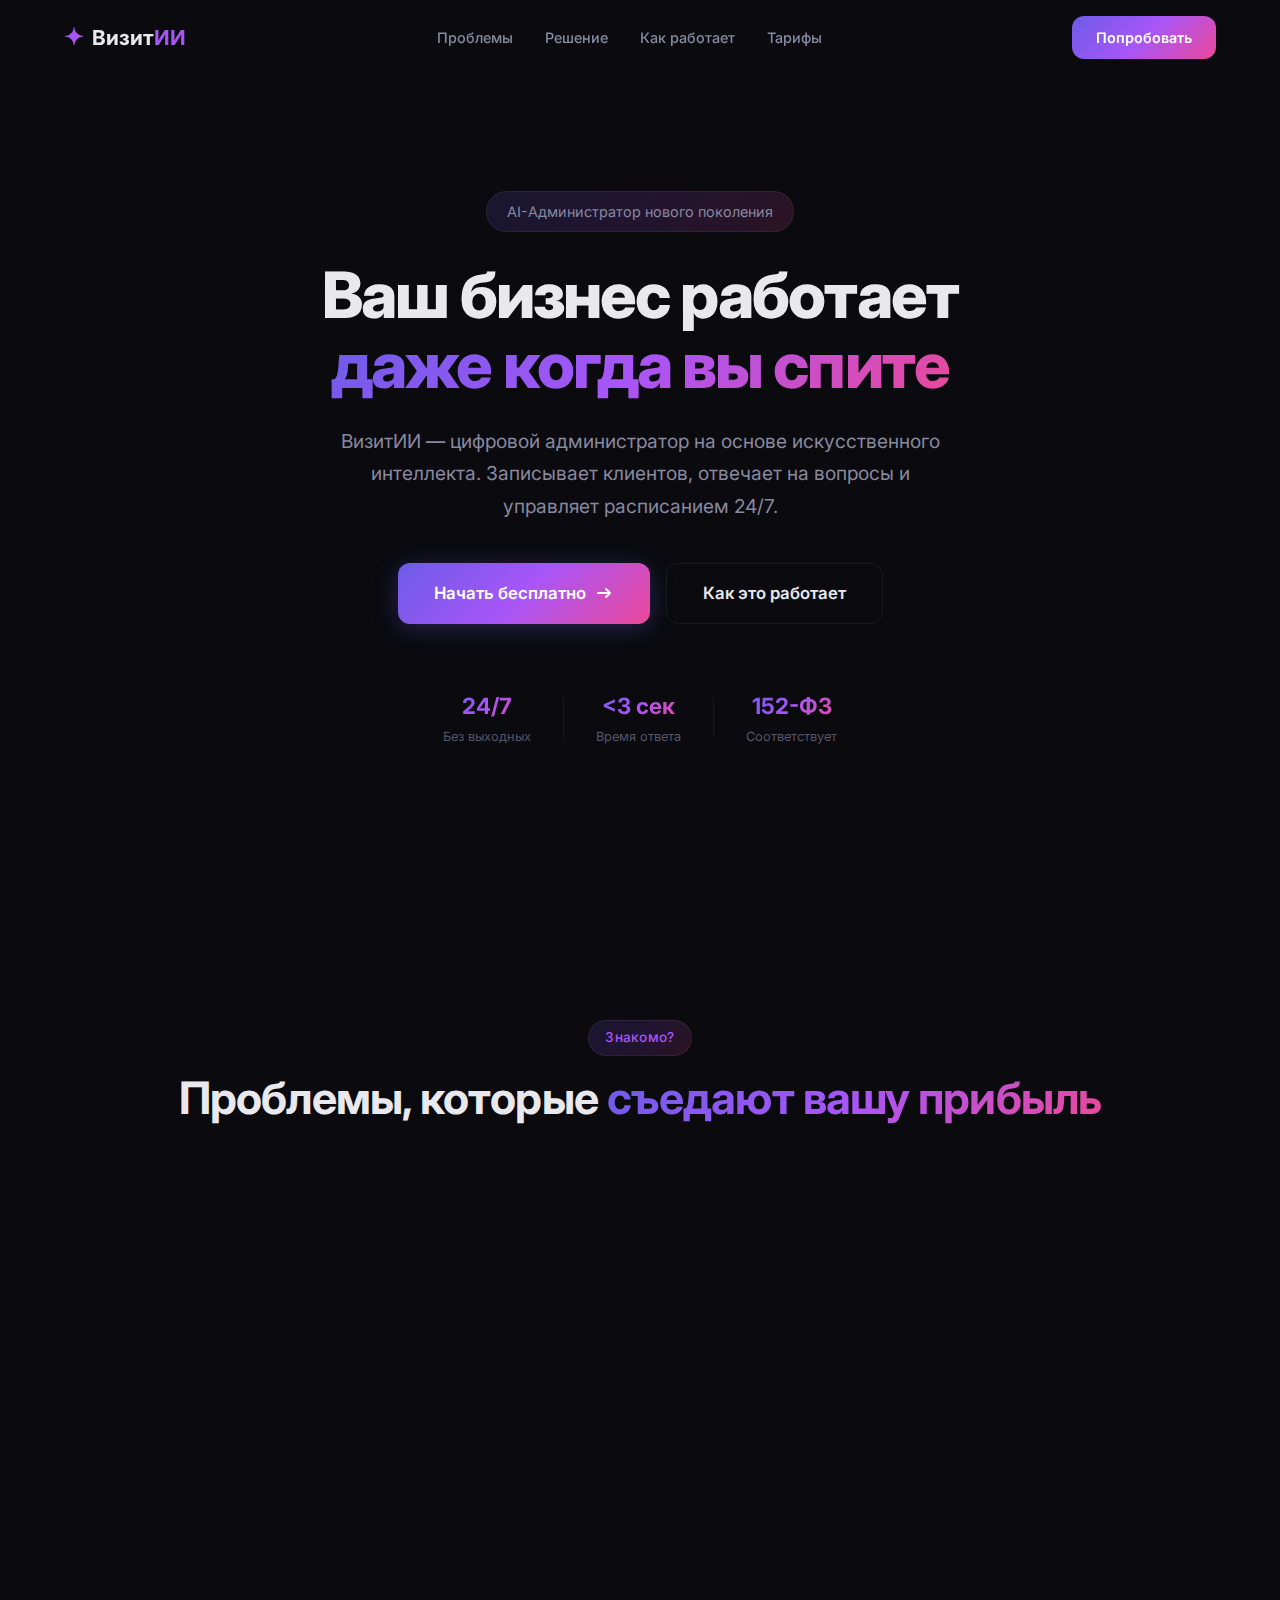
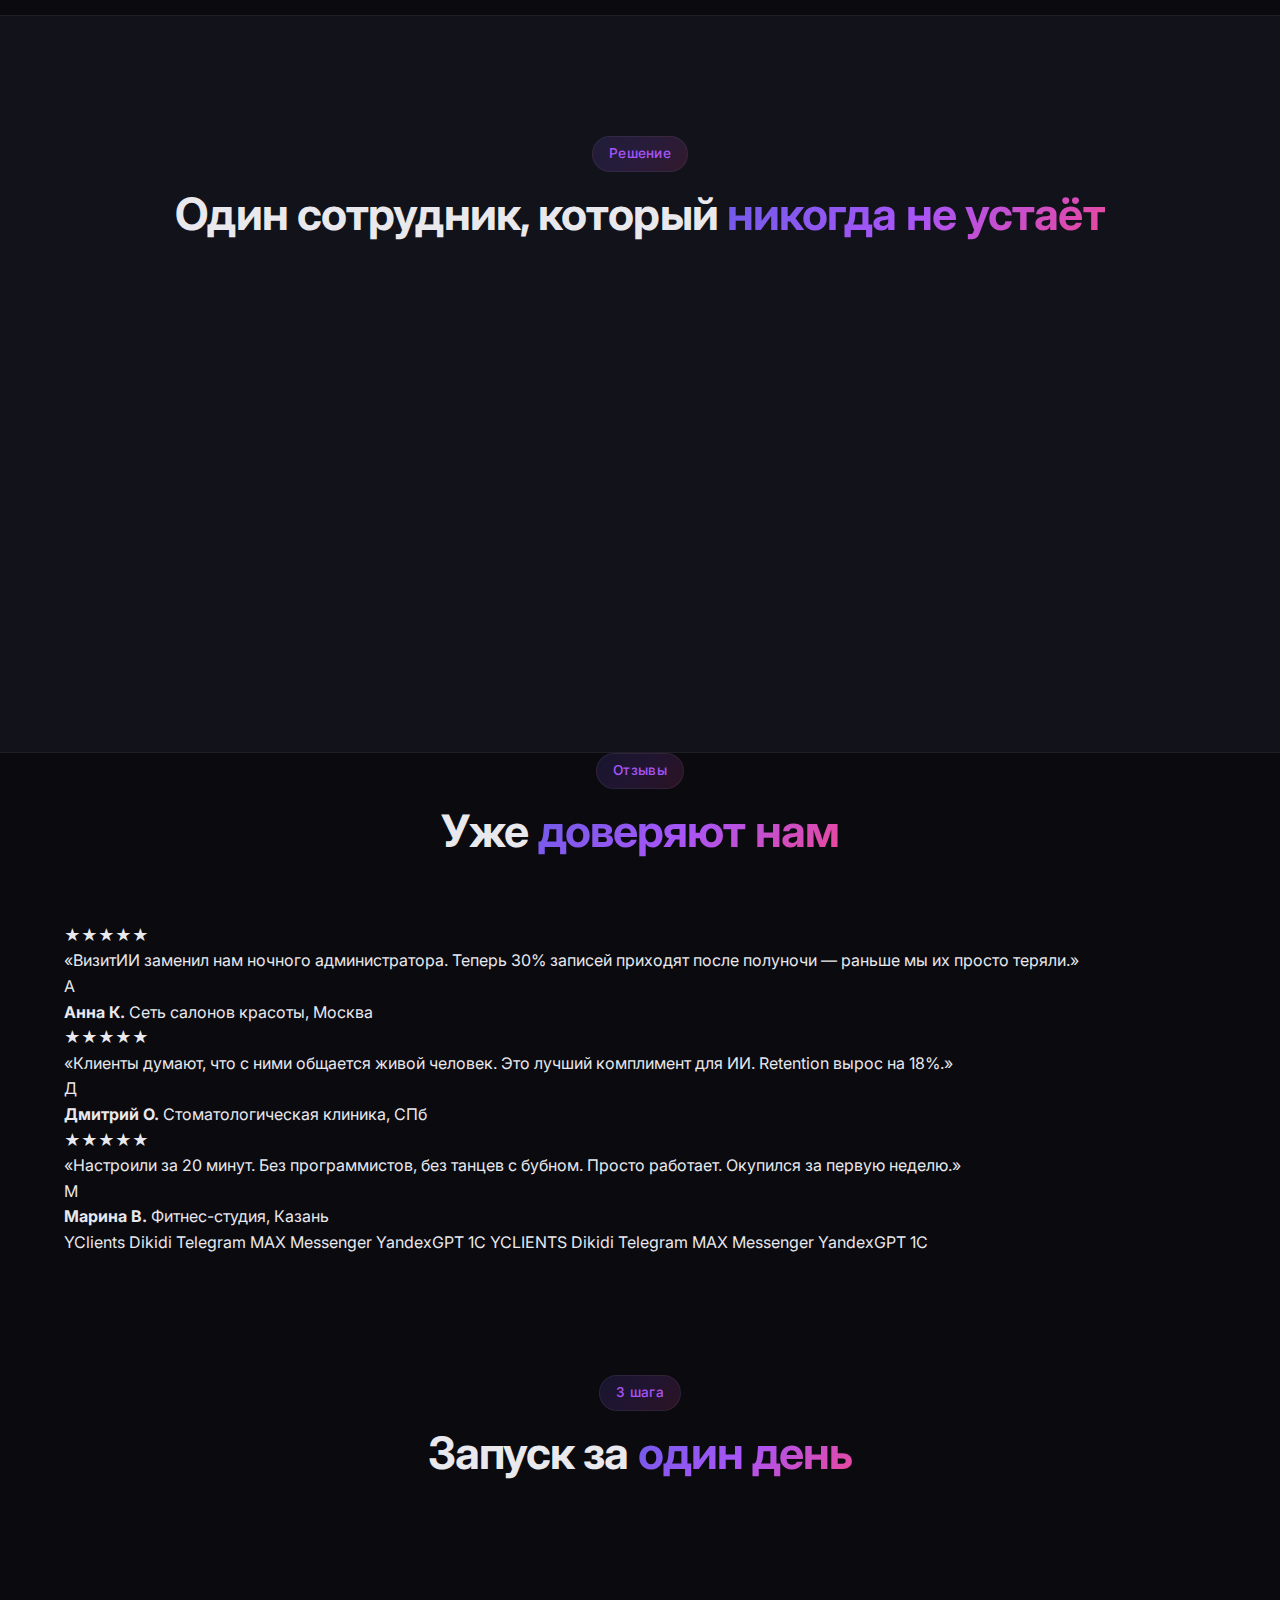
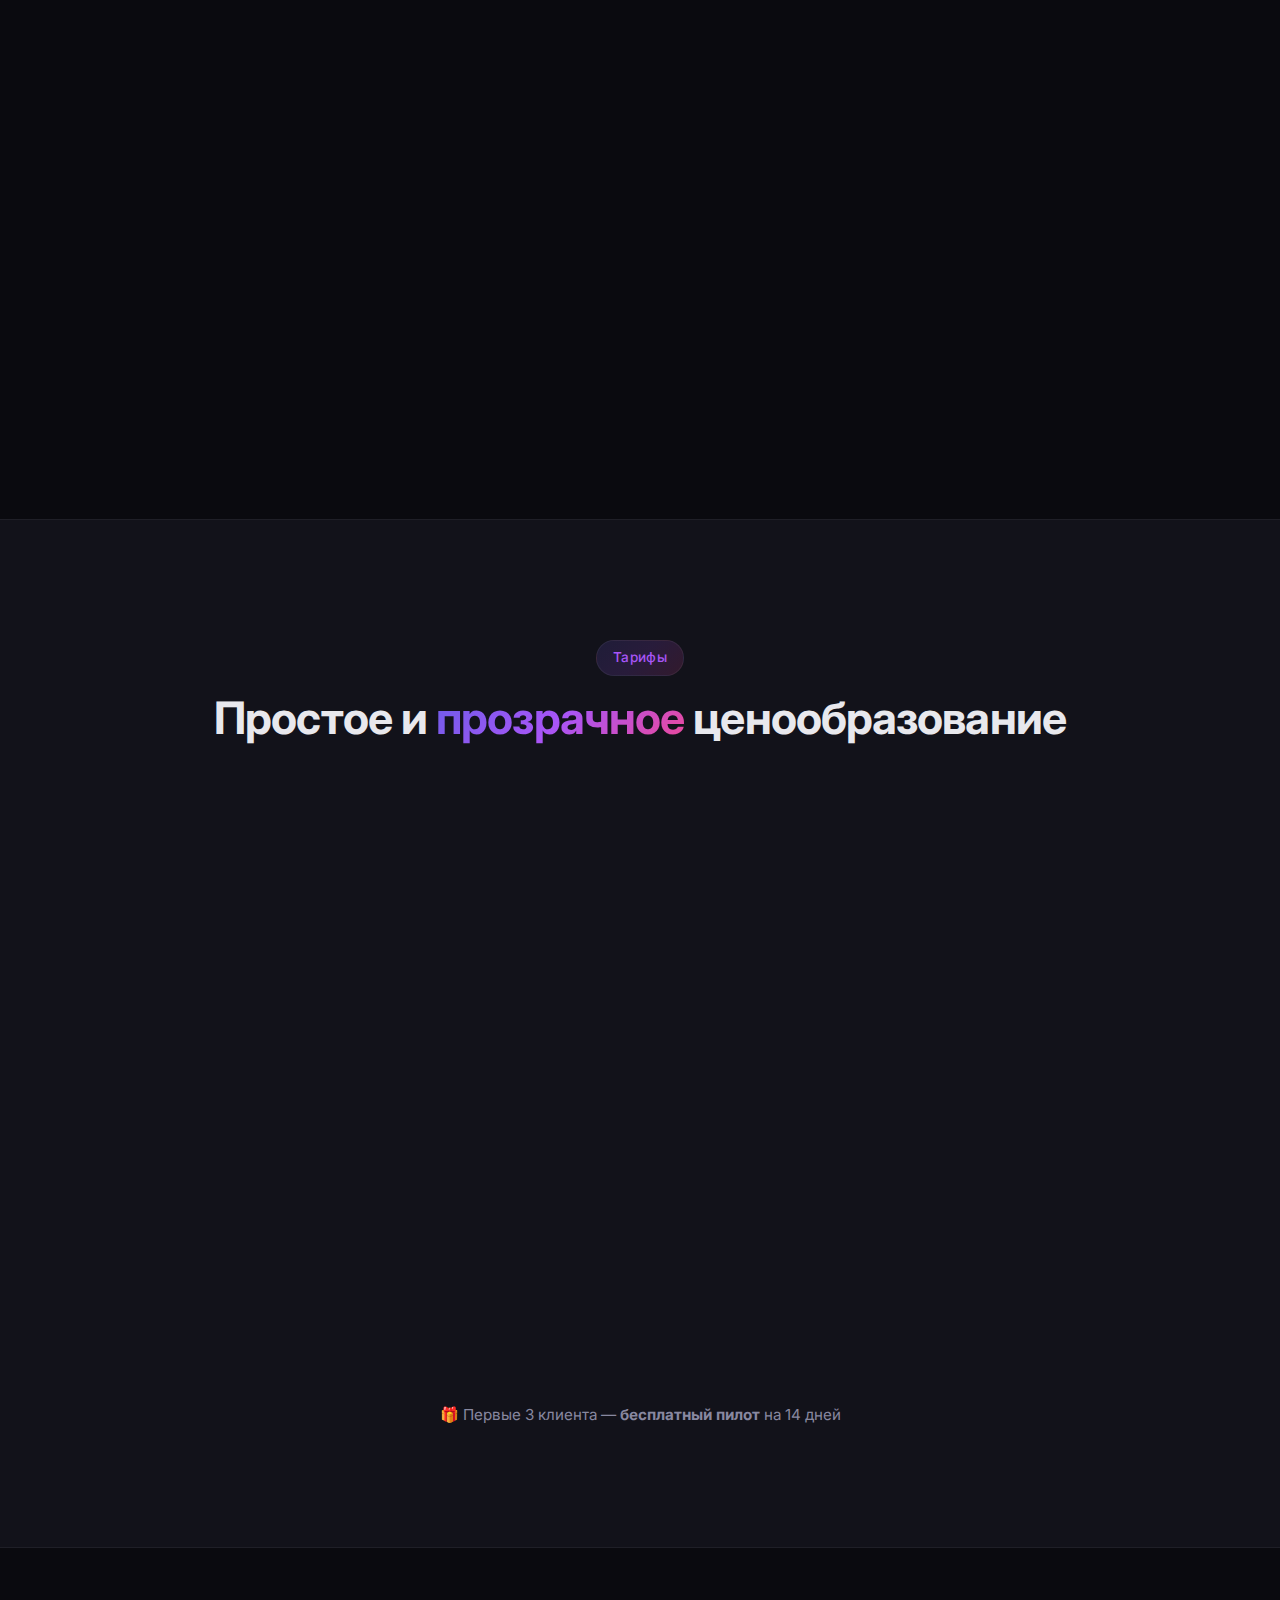
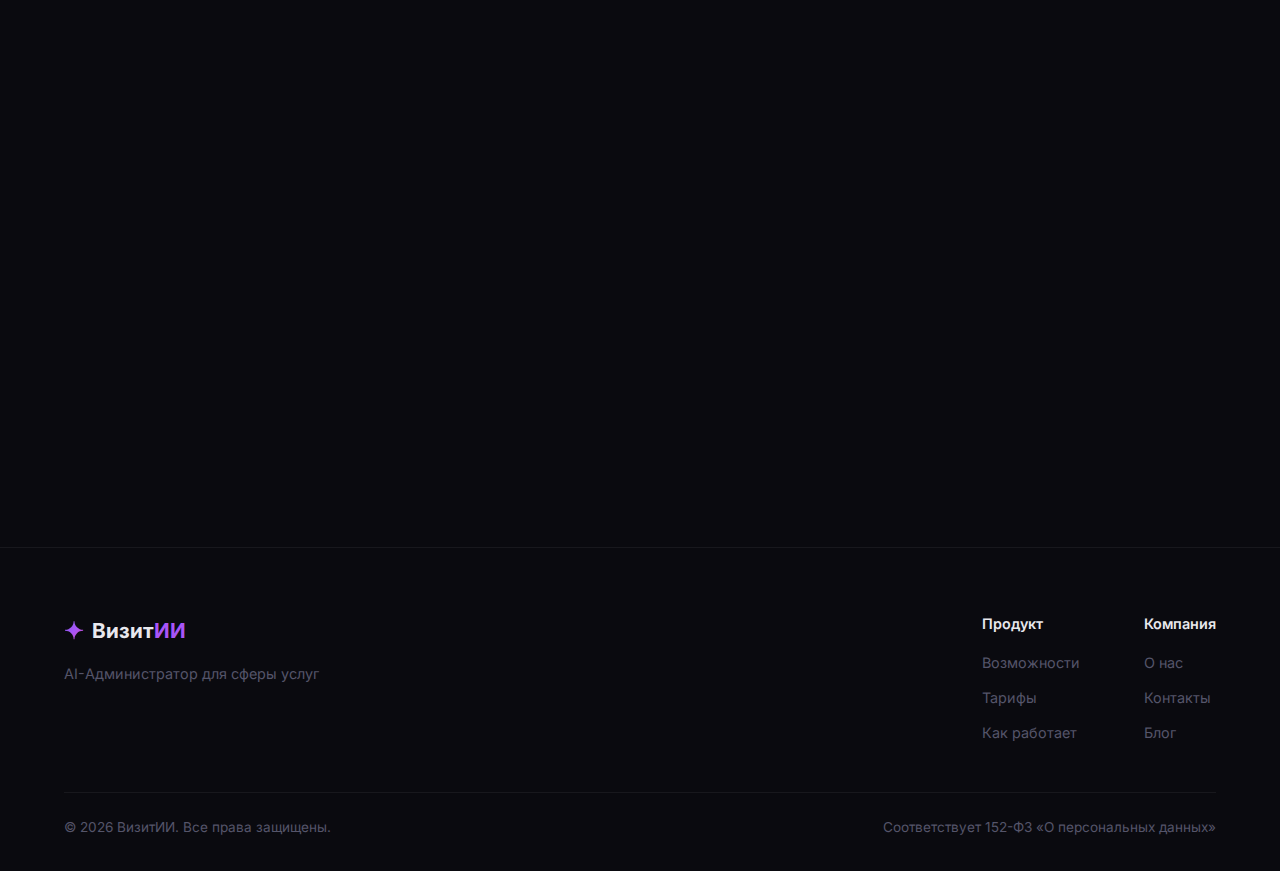
<file: index.html>
<!DOCTYPE html>
<html lang="ru">

<head>
    <meta charset="UTF-8">
    <meta name="viewport" content="width=device-width, initial-scale=1.0">
    <meta name="description"
        content="ВизитИИ — AI-администратор для сферы услуг. Автоматическая запись клиентов, управление расписанием, работа 24/7. Безопасно и по закону РФ.">
    <meta name="keywords"
        content="AI администратор, запись клиентов, автоматизация салона, CRM клиника, бот записи, ВизитИИ">
    <meta name="theme-color" content="#4F46E5">
    <!-- OpenGraph -->
    <meta property="og:title" content="ВизитИИ — AI-Администратор для вашего бизнеса">
    <meta property="og:description"
        content="Цифровой администратор на основе ИИ. Записывает клиентов, отвечает на вопросы и управляет расписанием 24/7. Соответствует 152-ФЗ.">
    <meta property="og:type" content="website">
    <meta property="og:url" content="https://vizitii.ru">
    <meta property="og:locale" content="ru_RU">
    <title>ВизитИИ — AI-Администратор для вашего бизнеса</title>
    <link rel="preconnect" href="https://fonts.googleapis.com">
    <link rel="preconnect" href="https://fonts.gstatic.com" crossorigin>
    <link
        href="https://fonts.googleapis.com/css2?family=Golos+Text:wght@400;500;600;700;800&family=Inter:wght@300;400;500;600;700;800&display=swap"
        rel="stylesheet">
    <link rel="stylesheet" href="style.css">
</head>

<body>
    <!-- Navigation -->
    <nav class="navbar" id="navbar">
        <div class="container nav-container">
            <a href="#" class="logo">
                <span class="logo-icon">✦</span>
                <span class="logo-text">Визит<span class="logo-accent">ИИ</span></span>
            </a>
            <div class="nav-links" id="navLinks">
                <a href="#problems">Проблемы</a>
                <a href="#solution">Решение</a>
                <a href="#how-it-works">Как работает</a>
                <a href="#pricing">Тарифы</a>
            </div>
            <a href="#pricing" class="nav-cta">Попробовать</a>
            <button class="burger" id="burger" aria-label="Меню">
                <span></span>
                <span></span>
                <span></span>
            </button>
        </div>
    </nav>

    <!-- Hero -->
    <section class="hero" id="hero">
        <div class="hero-bg">
            <div class="hero-mesh"></div>
            <div class="hero-grid-overlay"></div>
        </div>
        <div class="container hero-content">
            <div class="hero-badge">
                <span class="hero-badge-dot"></span>
                AI-Администратор нового поколения
            </div>
            <h1>Ваш бизнес работает<br><span class="gradient-text">даже когда вы спите</span></h1>
            <p class="hero-subtitle">ВизитИИ — цифровой администратор на основе искусственного интеллекта. Записывает
                клиентов, отвечает на вопросы и управляет расписанием 24/7.</p>
            <div class="hero-actions">
                <a href="#pricing" class="btn btn-primary btn-lg">
                    <span>Начать бесплатно</span>
                    <svg width="20" height="20" viewBox="0 0 20 20" fill="none">
                        <path d="M4 10h12m0 0l-4-4m4 4l-4 4" stroke="currentColor" stroke-width="2"
                            stroke-linecap="round" stroke-linejoin="round" />
                    </svg>
                </a>
                <a href="#how-it-works" class="btn btn-ghost btn-lg">Как это работает</a>
            </div>
            <div class="hero-stats">
                <div class="stat">
                    <span class="stat-value" data-counter="24/7">24/7</span>
                    <span class="stat-label">Без выходных</span>
                </div>
                <div class="stat-divider"></div>
                <div class="stat">
                    <span class="stat-value" data-counter="<3 сек">&lt;3 сек</span>
                    <span class="stat-label">Время ответа</span>
                </div>
                <div class="stat-divider"></div>
                <div class="stat">
                    <span class="stat-value" data-counter="152-ФЗ">152-ФЗ</span>
                    <span class="stat-label">Соответствует</span>
                </div>
            </div>
        </div>
    </section>

    <!-- Problems -->
    <section class="problems" id="problems">
        <div class="container">
            <div class="section-header">
                <span class="section-tag">Знакомо?</span>
                <h2>Проблемы, которые <span class="gradient-text">съедают вашу прибыль</span></h2>
            </div>
            <div class="problems-grid">
                <div class="problem-card" data-reveal="left">
                    <div class="problem-icon">📞</div>
                    <h3>Потеря клиентов</h3>
                    <p>Администратор занят — клиент ушёл к конкуренту. Пропущенный звонок = потерянные деньги. Каждый
                        3-й клиент не перезванивает.</p>
                </div>
                <div class="problem-card" data-reveal>
                    <div class="problem-icon">🤖</div>
                    <h3>«Пластиковые» боты</h3>
                    <p>Стандартные чат-боты раздражают клиентов шаблонными ответами. Люди хотят человеческого общения, а
                        не «Нажмите 1 для записи».</p>
                </div>
                <div class="problem-card" data-reveal="right">
                    <div class="problem-icon">⚖️</div>
                    <h3>Юридические риски</h3>
                    <p>Использование ChatGPT и зарубежных сервисов несёт риски по 152-ФЗ. Данные клиентов не должны
                        покидать территорию РФ.</p>
                </div>
            </div>
        </div>
    </section>

    <!-- Solution (Bento Grid) -->
    <section class="solution" id="solution">
        <div class="container">
            <div class="section-header">
                <span class="section-tag">Решение</span>
                <h2>Один сотрудник, который <span class="gradient-text">никогда не устаёт</span></h2>
            </div>
            <div class="features-grid">
                <div class="feature-card bento-main" data-reveal="left">
                    <div class="feature-number">01</div>
                    <div class="feature-icon-wrap">
                        <div class="feature-icon">💬</div>
                    </div>
                    <h3>Живой диалог</h3>
                    <p>Общается как настоящий администратор: с эмпатией, на «Вы», с заботой о клиенте. Никаких шаблонов.
                        Понимает контекст и помнит историю общения каждого клиента.</p>
                </div>
                <div class="feature-card" data-reveal="right">
                    <div class="feature-number">02</div>
                    <div class="feature-icon-wrap">
                        <div class="feature-icon">📅</div>
                    </div>
                    <h3>Умное расписание</h3>
                    <p>Заполняет «дырки» в расписании. Работает с листом ожидания и напоминает о визитах.</p>
                </div>
                <div class="feature-card" data-reveal="right">
                    <div class="feature-number">03</div>
                    <div class="feature-icon-wrap">
                        <div class="feature-icon">🛡️</div>
                    </div>
                    <h3>100% безопасность</h3>
                    <p>Работает на YandexGPT. Данные хранятся в РФ. Полное соответствие 152-ФЗ.</p>
                </div>
            </div>
        </div>
    </section>

    <!-- Social Proof -->
    <section class="social-proof" id="social-proof">
        <div class="container">
            <div class="section-header">
                <span class="section-tag">Отзывы</span>
                <h2>Уже <span class="gradient-text">доверяют нам</span></h2>
            </div>
            <div class="testimonials-grid">
                <div class="testimonial-card" data-reveal="left">
                    <div class="testimonial-stars">★★★★★</div>
                    <p class="testimonial-text">«ВизитИИ заменил нам ночного администратора. Теперь 30% записей приходят
                        после полуночи — раньше мы их просто теряли.»</p>
                    <div class="testimonial-author">
                        <div class="testimonial-avatar">А</div>
                        <div class="testimonial-info">
                            <strong>Анна К.</strong>
                            <span>Сеть салонов красоты, Москва</span>
                        </div>
                    </div>
                </div>
                <div class="testimonial-card" data-reveal="scale">
                    <div class="testimonial-stars">★★★★★</div>
                    <p class="testimonial-text">«Клиенты думают, что с ними общается живой человек. Это лучший
                        комплимент для ИИ. Retention вырос на 18%.»</p>
                    <div class="testimonial-author">
                        <div class="testimonial-avatar">Д</div>
                        <div class="testimonial-info">
                            <strong>Дмитрий О.</strong>
                            <span>Стоматологическая клиника, СПб</span>
                        </div>
                    </div>
                </div>
                <div class="testimonial-card" data-reveal="right">
                    <div class="testimonial-stars">★★★★★</div>
                    <p class="testimonial-text">«Настроили за 20 минут. Без программистов, без танцев с бубном. Просто
                        работает. Окупился за первую неделю.»</p>
                    <div class="testimonial-author">
                        <div class="testimonial-avatar">М</div>
                        <div class="testimonial-info">
                            <strong>Марина В.</strong>
                            <span>Фитнес-студия, Казань</span>
                        </div>
                    </div>
                </div>
            </div>
            <div class="logo-ticker">
                <div class="logo-ticker-track">
                    <span class="logo-ticker-item">YClients</span>
                    <span class="logo-ticker-item">Dikidi</span>
                    <span class="logo-ticker-item">Telegram</span>
                    <span class="logo-ticker-item">MAX Messenger</span>
                    <span class="logo-ticker-item">YandexGPT</span>
                    <span class="logo-ticker-item">1С</span>
                    <span class="logo-ticker-item">YCLIENTS</span>
                    <span class="logo-ticker-item">Dikidi</span>
                    <span class="logo-ticker-item">Telegram</span>
                    <span class="logo-ticker-item">MAX Messenger</span>
                    <span class="logo-ticker-item">YandexGPT</span>
                    <span class="logo-ticker-item">1С</span>
                </div>
            </div>
        </div>
    </section>

    <!-- How it works -->
    <section class="how-it-works" id="how-it-works">
        <div class="container">
            <div class="section-header">
                <span class="section-tag">3 шага</span>
                <h2>Запуск за <span class="gradient-text">один день</span></h2>
            </div>
            <div class="steps">
                <div class="step" data-reveal>
                    <div class="step-line"></div>
                    <div class="step-number">1</div>
                    <div class="step-content">
                        <h3>Подключение</h3>
                        <p>Регистрируетесь, подключаете свою CRM (YClients, Dikidi или другую). Мы помогаем с
                            настройкой.</p>
                    </div>
                </div>
                <div class="step" data-reveal>
                    <div class="step-line"></div>
                    <div class="step-number">2</div>
                    <div class="step-content">
                        <h3>Настройка</h3>
                        <p>Задаёте тон общения, услуги, расписание мастеров. ИИ обучается за 15 минут.</p>
                    </div>
                </div>
                <div class="step" data-reveal>
                    <div class="step-line"></div>
                    <div class="step-number">3</div>
                    <div class="step-content">
                        <h3>Работает 24/7</h3>
                        <p>ВизитИИ принимает клиентов, записывает, напоминает — а вы занимаетесь бизнесом.</p>
                    </div>
                </div>
            </div>
        </div>
    </section>

    <!-- Pricing -->
    <section class="pricing" id="pricing">
        <div class="container">
            <div class="section-header">
                <span class="section-tag">Тарифы</span>
                <h2>Простое и <span class="gradient-text">прозрачное</span> ценообразование</h2>
            </div>
            <div class="pricing-grid">
                <div class="pricing-card" data-reveal="left">
                    <div class="pricing-name">Старт</div>
                    <div class="pricing-price">5 000 <span>₽/мес</span></div>
                    <ul class="pricing-features">
                        <li>1 канал (Telegram)</li>
                        <li>До 200 записей/мес</li>
                        <li>Email-поддержка</li>
                        <li>Интеграция с CRM</li>
                    </ul>
                    <a href="https://t.me/" class="btn btn-outline" target="_blank">Выбрать</a>
                </div>
                <div class="pricing-card pricing-card-popular" data-reveal="scale">
                    <div class="pricing-badge"></div>
                    <div class="pricing-badge-text">Популярный</div>
                    <div class="pricing-name">Бизнес</div>
                    <div class="pricing-price">10 000 <span>₽/мес</span></div>
                    <ul class="pricing-features">
                        <li>2 канала (Telegram + MAX)</li>
                        <li>До 500 записей/мес</li>
                        <li>Приоритетная поддержка</li>
                        <li>Аналитика и отчёты</li>
                        <li>Лист ожидания</li>
                    </ul>
                    <a href="https://t.me/" class="btn btn-primary" target="_blank">Выбрать</a>
                </div>
                <div class="pricing-card" data-reveal="right">
                    <div class="pricing-name">Про</div>
                    <div class="pricing-price">15 000 <span>₽/мес</span></div>
                    <ul class="pricing-features">
                        <li>Все каналы + мульти-филиал</li>
                        <li>Безлимит записей</li>
                        <li>Персональный менеджер</li>
                        <li>Кастомные сценарии</li>
                        <li>White-label</li>
                    </ul>
                    <a href="https://t.me/" class="btn btn-outline" target="_blank">Выбрать</a>
                </div>
            </div>
            <p class="pricing-note">🎁 Первые 3 клиента — <strong>бесплатный пилот</strong> на 14 дней</p>
        </div>
    </section>

    <!-- CTA -->
    <section class="cta-section">
        <div class="container">
            <div class="cta-card" data-reveal="scale">
                <h2>Готовы перестать терять клиентов?</h2>
                <p>Подключите ВизитИИ и начните принимать записи уже сегодня</p>
                <a href="https://t.me/" class="btn btn-primary btn-lg" target="_blank">
                    <span>Связаться с нами</span>
                    <svg width="20" height="20" viewBox="0 0 20 20" fill="none">
                        <path d="M4 10h12m0 0l-4-4m4 4l-4 4" stroke="currentColor" stroke-width="2"
                            stroke-linecap="round" stroke-linejoin="round" />
                    </svg>
                </a>
            </div>
        </div>
    </section>

    <!-- Footer -->
    <footer class="footer">
        <div class="container">
            <div class="footer-top">
                <div class="footer-brand">
                    <a href="#" class="logo">
                        <span class="logo-icon">✦</span>
                        <span class="logo-text">Визит<span class="logo-accent">ИИ</span></span>
                    </a>
                    <p>AI-Администратор для сферы услуг</p>
                </div>
                <div class="footer-links">
                    <div class="footer-col">
                        <h4>Продукт</h4>
                        <a href="#solution">Возможности</a>
                        <a href="#pricing">Тарифы</a>
                        <a href="#how-it-works">Как работает</a>
                    </div>
                    <div class="footer-col">
                        <h4>Компания</h4>
                        <a href="#">О нас</a>
                        <a href="#">Контакты</a>
                        <a href="#">Блог</a>
                    </div>
                </div>
            </div>
            <div class="footer-bottom">
                <p>&copy; 2026 ВизитИИ. Все права защищены.</p>
                <p>Соответствует 152-ФЗ «О персональных данных»</p>
            </div>
        </div>
    </footer>

    <script src="script.js"></script>
</body>

</html>
</file>
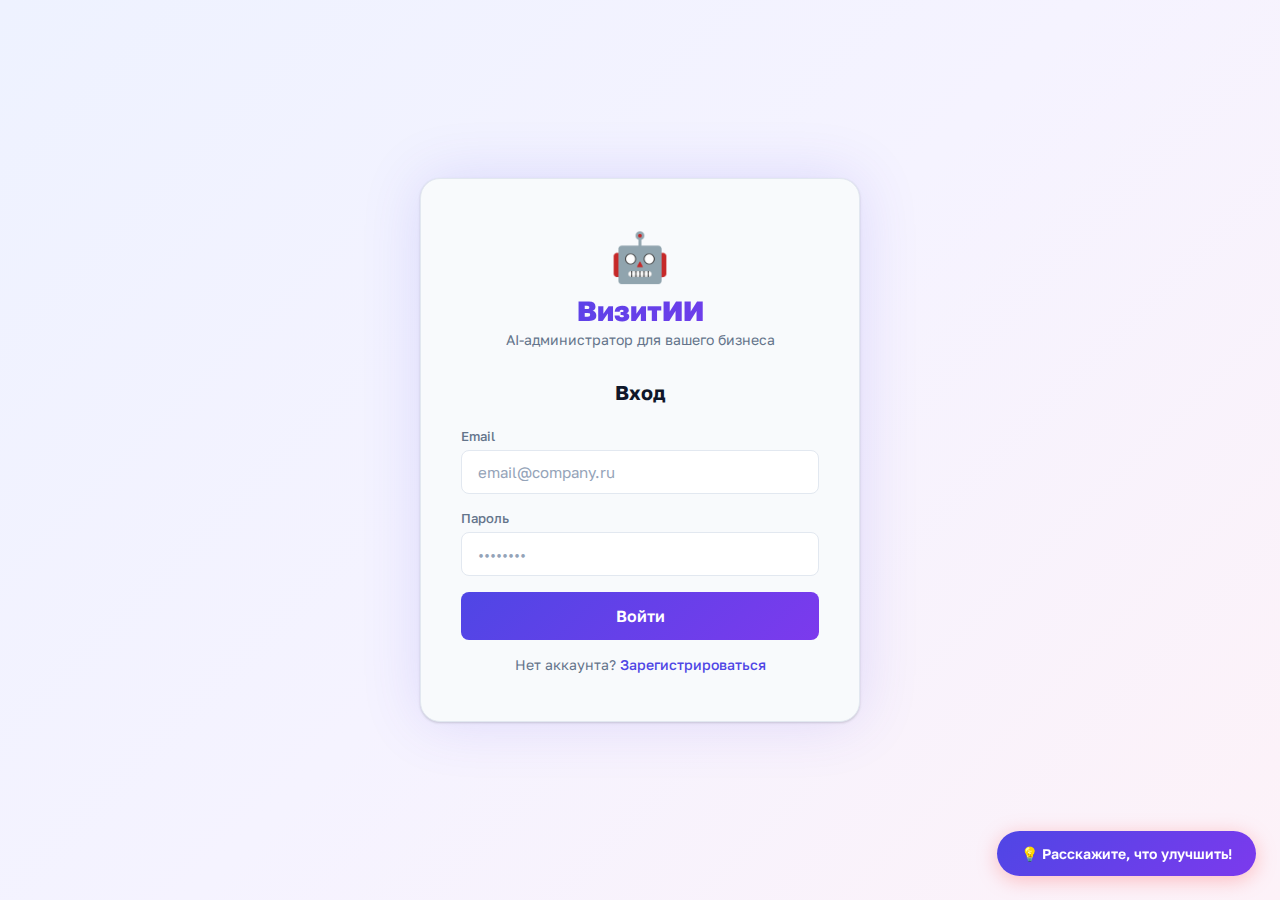
<file: cabinet/index.html>
<!DOCTYPE html>
<html lang="ru">

<head>
    <meta charset="UTF-8">
    <meta name="viewport" content="width=device-width, initial-scale=1.0">
    <title>ВизитИИ — Личный кабинет</title>
    <link rel="preconnect" href="https://fonts.googleapis.com">
    <link
        href="https://fonts.googleapis.com/css2?family=Golos+Text:wght@400;500;600;700;800&family=Inter:wght@400;500;600;700;800&display=swap"
        rel="stylesheet">
    <link rel="stylesheet" href="cabinet.css">
</head>

<body>
    <!-- ========== AUTH SCREENS ========== -->
    <div id="auth-screen" class="auth-screen">
        <div class="auth-card">
            <div class="auth-logo">
                <span class="logo-icon">🤖</span>
                <h1>ВизитИИ</h1>
                <p class="auth-subtitle">AI-администратор для вашего бизнеса</p>
            </div>

            <!-- Login Form -->
            <form id="login-form" class="auth-form" onsubmit="return false;">
                <h2>Вход</h2>
                <div class="form-group">
                    <label>Email</label>
                    <input type="email" id="login-email" placeholder="email@company.ru" required>
                </div>
                <div class="form-group">
                    <label>Пароль</label>
                    <input type="password" id="login-password" placeholder="••••••••" required>
                </div>
                <button type="submit" class="btn-primary" onclick="handleLogin()">Войти</button>
                <p class="auth-switch">Нет аккаунта? <a href="#" onclick="showRegister()">Зарегистрироваться</a></p>
                <div id="login-error" class="error-msg hidden"></div>
            </form>

            <!-- Register Form -->
            <form id="register-form" class="auth-form hidden" onsubmit="return false;">
                <h2>Регистрация</h2>
                <div class="form-group">
                    <label>Название компании</label>
                    <input type="text" id="reg-company" placeholder="Салон Аврора" required>
                </div>
                <div class="form-group">
                    <label>Email</label>
                    <input type="email" id="reg-email" placeholder="email@company.ru" required>
                </div>
                <div class="form-group">
                    <label>Телефон</label>
                    <input type="tel" id="reg-phone" placeholder="+7 (999) 123-45-67" required>
                </div>
                <div class="form-group">
                    <label>Пароль</label>
                    <input type="password" id="reg-password" placeholder="Минимум 6 символов" required>
                </div>
                <button type="submit" class="btn-primary" onclick="handleRegister()">Создать аккаунт</button>
                <p class="auth-switch">Уже есть аккаунт? <a href="#" onclick="showLogin()">Войти</a></p>
                <div id="register-error" class="error-msg hidden"></div>
            </form>
        </div>
    </div>

    <!-- ========== DASHBOARD ========== -->
    <div id="dashboard" class="dashboard hidden">
        <!-- Sidebar -->
        <aside class="sidebar">
            <div class="sidebar-logo">
                <span>🤖</span> ВизитИИ
            </div>
            <nav class="sidebar-nav">
                <button class="nav-item active" data-section="overview" onclick="showSection('overview')">
                    📊 Обзор
                </button>
                <button class="nav-item" data-section="staff" onclick="showSection('staff')">
                    👥 Сотрудники
                </button>
                <button class="nav-item" data-section="services" onclick="showSection('services')">
                    📋 Услуги
                </button>
                <button class="nav-item" data-section="schedule" onclick="showSection('schedule')">
                    🕐 Расписание
                </button>
                <button class="nav-item" data-section="bookings" onclick="showSection('bookings')">
                    📅 Записи
                </button>
                <button class="nav-item" data-section="feedback" onclick="showSection('feedback')">
                    💬 Отзывы
                </button>
                <button class="nav-item" data-section="support" onclick="showSection('support')">
                    📨 Обращения
                </button>
                <button class="nav-item" data-section="settings" onclick="showSection('settings')">
                    ⚙️ Настройки
                </button>
            </nav>
            <div class="sidebar-footer">
                <button class="nav-item logout" onclick="handleLogout()">🚪 Выйти</button>
            </div>
        </aside>

        <!-- Main content -->
        <main class="main-content">
            <!-- Header -->
            <header class="top-bar">
                <div class="top-bar-left">
                    <button class="mobile-menu-btn" onclick="toggleSidebar()">☰</button>
                    <h2 id="section-title">Обзор</h2>
                </div>
                <div class="top-bar-right">
                    <span id="owner-name" class="owner-name"></span>
                    <div class="mode-toggle" id="mode-toggle">
                        <button class="mode-btn active" data-mode="team" onclick="setMode('team')">👥 Команда</button>
                        <button class="mode-btn" data-mode="solo" onclick="setMode('solo')">👤 Частный мастер</button>
                    </div>
                </div>
            </header>

            <!-- Sections -->
            <div class="content-area">

                <!-- Overview -->
                <section id="section-overview" class="section">
                    <div class="stats-grid">
                        <div class="stat-card accent-purple">
                            <div class="stat-icon">📅</div>
                            <div class="stat-value" id="stat-bookings-today">0</div>
                            <div class="stat-label">Записей сегодня</div>
                        </div>
                        <div class="stat-card accent-blue">
                            <div class="stat-icon">👥</div>
                            <div class="stat-value" id="stat-staff-count">0</div>
                            <div class="stat-label">Сотрудников</div>
                        </div>
                        <div class="stat-card accent-green">
                            <div class="stat-icon">📋</div>
                            <div class="stat-value" id="stat-services-count">0</div>
                            <div class="stat-label">Услуг</div>
                        </div>
                        <div class="stat-card accent-orange">
                            <div class="stat-icon">💬</div>
                            <div class="stat-value" id="stat-feedback-count">0</div>
                            <div class="stat-label">Отзывов</div>
                        </div>
                    </div>
                    <div class="card">
                        <h3>🔗 Ссылка для клиентов</h3>
                        <div class="link-share">
                            <input type="text" id="bot-link" readonly class="link-input">
                            <button class="btn-copy" onclick="copyLink()">📋 Скопировать</button>
                        </div>
                        <p class="hint">Поделитесь этой ссылкой с клиентами — они попадут в вашего AI-администратора</p>
                    </div>
                </section>

                <!-- Staff -->
                <section id="section-staff" class="section hidden">
                    <div class="section-header">
                        <h3>👥 Сотрудники</h3>
                        <button class="btn-primary btn-sm" onclick="showAddStaff()">+ Добавить</button>
                    </div>
                    <div id="staff-list" class="items-list"></div>

                    <!-- Add Staff Modal -->
                    <div id="modal-staff" class="modal hidden">
                        <div class="modal-content">
                            <h3 id="staff-modal-title">Добавить сотрудника</h3>
                            <div class="form-group">
                                <label>Имя</label>
                                <input type="text" id="staff-name" placeholder="Анна Смирнова">
                            </div>
                            <div class="form-group">
                                <label>Направление / Должность</label>
                                <input type="text" id="staff-role" placeholder="Стилист, Массажист...">
                            </div>
                            <div class="modal-actions">
                                <button class="btn-secondary" onclick="closeModal('modal-staff')">Отмена</button>
                                <button class="btn-primary" onclick="saveStaff()">Сохранить</button>
                            </div>
                        </div>
                    </div>
                </section>

                <!-- Services -->
                <section id="section-services" class="section hidden">
                    <div class="section-header">
                        <h3>📋 Услуги</h3>
                        <button class="btn-primary btn-sm" onclick="showAddService()">+ Добавить</button>
                    </div>
                    <div id="services-list" class="items-list"></div>

                    <!-- Add Service Modal -->
                    <div id="modal-service" class="modal hidden">
                        <div class="modal-content">
                            <h3>Добавить услугу</h3>
                            <div class="form-group">
                                <label>Название</label>
                                <input type="text" id="service-name" placeholder="Стрижка женская">
                            </div>
                            <div class="form-group">
                                <label>Описание</label>
                                <input type="text" id="service-desc" placeholder="Мытьё, стрижка, укладка">
                            </div>
                            <div class="form-row">
                                <div class="form-group">
                                    <label>Цена (₽)</label>
                                    <input type="number" id="service-price" placeholder="2500" min="0">
                                </div>
                                <div class="form-group">
                                    <label>Длительность (мин)</label>
                                    <input type="number" id="service-duration" placeholder="60" min="5">
                                </div>
                            </div>
                            <div class="modal-actions">
                                <button class="btn-secondary" onclick="closeModal('modal-service')">Отмена</button>
                                <button class="btn-primary" onclick="saveService()">Сохранить</button>
                            </div>
                        </div>
                    </div>
                </section>

                <!-- Schedule -->
                <section id="section-schedule" class="section hidden">
                    <div class="section-header">
                        <h3>🕐 Расписание</h3>
                        <button class="btn-primary btn-sm" onclick="showAddSchedule()">+ Добавить</button>
                    </div>
                    <div id="schedule-list" class="items-list"></div>

                    <!-- Add Schedule Modal -->
                    <div id="modal-schedule" class="modal hidden">
                        <div class="modal-content">
                            <h3>Добавить расписание</h3>
                            <div class="form-group" id="schedule-staff-group">
                                <label>Сотрудник</label>
                                <select id="schedule-staff-select">
                                    <option value="">— Общее расписание бизнеса —</option>
                                </select>
                            </div>
                            <div class="form-group">
                                <label>День недели</label>
                                <select id="schedule-day">
                                    <option value="0">Понедельник</option>
                                    <option value="1">Вторник</option>
                                    <option value="2">Среда</option>
                                    <option value="3">Четверг</option>
                                    <option value="4">Пятница</option>
                                    <option value="5">Суббота</option>
                                    <option value="6">Воскресенье</option>
                                </select>
                            </div>
                            <div class="form-row">
                                <div class="form-group">
                                    <label>Начало</label>
                                    <input type="time" id="schedule-start" value="09:00">
                                </div>
                                <div class="form-group">
                                    <label>Конец</label>
                                    <input type="time" id="schedule-end" value="18:00">
                                </div>
                            </div>
                            <div class="modal-actions">
                                <button class="btn-secondary" onclick="closeModal('modal-schedule')">Отмена</button>
                                <button class="btn-primary" onclick="saveSchedule()">Сохранить</button>
                            </div>
                        </div>
                    </div>
                </section>

                <!-- Bookings -->
                <section id="section-bookings" class="section hidden">
                    <div class="section-header">
                        <h3>📅 Записи</h3>
                        <div class="filters">
                            <input type="date" id="bookings-date-filter" onchange="loadBookings()">
                            <select id="bookings-staff-filter" onchange="loadBookings()">
                                <option value="">Все сотрудники</option>
                            </select>
                        </div>
                    </div>
                    <!-- Calendar view for Team mode -->
                    <div id="calendar-view" class="calendar-view"></div>
                    <!-- List view for Solo mode -->
                    <div id="bookings-list" class="items-list"></div>
                </section>

                <!-- Feedback -->
                <section id="section-feedback" class="section hidden">
                    <div class="section-header">
                        <h3>💬 Что хотят клиенты</h3>
                    </div>
                    <div id="feedback-list" class="items-list"></div>
                </section>

                <!-- Support Tickets -->
                <section id="section-support" class="section hidden">
                    <div class="section-header">
                        <h3>📨 Обращения в поддержку</h3>
                        <div class="support-filters">
                            <button class="filter-btn active" data-filter="new" onclick="filterSupport('new')">🆕
                                Новые</button>
                            <button class="filter-btn" data-filter="groups" onclick="filterSupport('groups')">📂
                                Группы</button>
                            <button class="filter-btn" data-filter="resolved" onclick="filterSupport('resolved')">✅
                                Решённые</button>
                            <button class="filter-btn" data-filter="all" onclick="filterSupport('all')">📋 Все</button>
                        </div>
                    </div>
                    <div id="support-stats" class="support-stats"></div>
                    <div id="support-content" class="items-list"></div>

                    <!-- Resolve Group Modal -->
                    <div id="modal-resolve" class="modal hidden">
                        <div class="modal-content">
                            <h3>✅ Уведомить пользователей</h3>
                            <p class="hint">Опишите, как была решена проблема. Это сообщение будет отправлено всем
                                пользователям группы.</p>
                            <div class="form-group">
                                <label>Группа</label>
                                <input type="text" id="resolve-group-key" readonly class="link-input">
                            </div>
                            <div class="form-group">
                                <label>Сообщение пользователям</label>
                                <textarea id="resolve-note" rows="3"
                                    placeholder="Проблема исправлена в обновлении..."></textarea>
                            </div>
                            <div class="modal-actions">
                                <button class="btn-secondary" onclick="closeModal('modal-resolve')">Отмена</button>
                                <button class="btn-primary" onclick="submitResolveGroup()">📩 Отправить и
                                    закрыть</button>
                            </div>
                        </div>
                    </div>
                </section>

                <!-- Settings -->
                <section id="section-settings" class="section hidden">
                    <div class="card">
                        <h3>⚙️ Настройки бизнеса</h3>
                        <div class="form-group">
                            <label>Название</label>
                            <input type="text" id="settings-name">
                        </div>
                        <div class="form-group">
                            <label>Описание</label>
                            <textarea id="settings-desc" rows="3"></textarea>
                        </div>
                        <div class="form-group">
                            <label>Адрес</label>
                            <input type="text" id="settings-address">
                        </div>
                        <div class="form-group">
                            <label>Телефон</label>
                            <input type="tel" id="settings-phone">
                        </div>
                        <div class="form-group">
                            <label>Приветственное сообщение AI</label>
                            <textarea id="settings-welcome" rows="3"
                                placeholder="Что скажет бот при первом обращении клиента"></textarea>
                        </div>
                        <div class="form-group">
                            <label>Основной цвет</label>
                            <input type="color" id="settings-color" value="#6C5CE7">
                        </div>
                        <button class="btn-primary" onclick="saveSettings()">💾 Сохранить</button>
                    </div>
                </section>
            </div>
        </main>
    </div>

    <!-- Feedback floating button -->
    <button id="feedback-fab" class="feedback-fab" onclick="showFeedbackForm()">
        💡 Расскажите, что улучшить!
    </button>

    <!-- Feedback modal -->
    <div id="modal-feedback" class="modal hidden">
        <div class="modal-content feedback-modal">
            <h3>💡 Обратная связь</h3>
            <p class="hint">Помогите нам стать лучше! Расскажите, что вам нравится или что можно улучшить.</p>
            <div class="feedback-types">
                <button class="feedback-type-btn active" data-type="idea" onclick="selectFeedbackType('idea')">💡
                    Идея</button>
                <button class="feedback-type-btn" data-type="bug" onclick="selectFeedbackType('bug')">🐛 Баг</button>
                <button class="feedback-type-btn" data-type="inconvenient"
                    onclick="selectFeedbackType('inconvenient')">😤 Неудобно</button>
            </div>
            <div class="form-group">
                <textarea id="feedback-text" rows="4" placeholder="Опишите вашу идею или проблему..."></textarea>
            </div>
            <div class="modal-actions">
                <button class="btn-secondary" onclick="closeModal('modal-feedback')">Отмена</button>
                <button class="btn-primary" onclick="submitFeedback()">📩 Отправить</button>
            </div>
        </div>
    </div>

    <script src="cabinet.js"></script>
</body>

</html>
</file>
<file: style.css>
/* ===== DESIGN TOKENS ===== */
:root {
    --color-bg: #0a0a0f;
    --color-surface: #12121a;
    --color-surface-2: #1a1a2e;
    --color-border: rgba(255, 255, 255, 0.06);
    --color-text: #e8e8ed;
    --color-text-muted: #8888a0;
    --color-text-dim: #55556a;
    --color-accent-1: #6c5ce7;
    --color-accent-2: #a855f7;
    --color-accent-3: #ec4899;
    --gradient-primary: linear-gradient(135deg, var(--color-accent-1), var(--color-accent-2), var(--color-accent-3));
    --gradient-glow: linear-gradient(135deg, rgba(108, 92, 231, 0.15), rgba(168, 85, 247, 0.15), rgba(236, 72, 153, 0.15));
    --font: 'Inter', -apple-system, BlinkMacSystemFont, sans-serif;
    --radius-sm: 8px;
    --radius-md: 12px;
    --radius-lg: 20px;
    --radius-xl: 24px;
    --shadow-glow: 0 0 60px rgba(108, 92, 231, 0.15);
    --transition: 0.3s cubic-bezier(0.4, 0, 0.2, 1);
}

/* ===== RESET ===== */
*, *::before, *::after { box-sizing: border-box; margin: 0; padding: 0; }
html { scroll-behavior: smooth; font-size: 16px; }
body {
    font-family: var(--font);
    background: var(--color-bg);
    color: var(--color-text);
    line-height: 1.6;
    overflow-x: hidden;
    -webkit-font-smoothing: antialiased;
}
a { text-decoration: none; color: inherit; }
ul { list-style: none; }
img { max-width: 100%; display: block; }

/* ===== UTILITY ===== */
.container {
    max-width: 1200px;
    margin: 0 auto;
    padding: 0 24px;
}
.gradient-text {
    background: var(--gradient-primary);
    -webkit-background-clip: text;
    -webkit-text-fill-color: transparent;
    background-clip: text;
}
.section-header {
    text-align: center;
    margin-bottom: 64px;
}
.section-header h2 {
    font-size: clamp(1.8rem, 4vw, 2.8rem);
    font-weight: 700;
    line-height: 1.2;
    letter-spacing: -0.02em;
}
.section-tag {
    display: inline-block;
    padding: 6px 16px;
    border-radius: 100px;
    background: var(--gradient-glow);
    border: 1px solid var(--color-border);
    color: var(--color-accent-2);
    font-size: 0.85rem;
    font-weight: 500;
    margin-bottom: 16px;
    letter-spacing: 0.02em;
}

/* ===== BUTTONS ===== */
.btn {
    display: inline-flex;
    align-items: center;
    gap: 8px;
    padding: 12px 28px;
    border-radius: var(--radius-md);
    font-family: var(--font);
    font-size: 0.95rem;
    font-weight: 600;
    cursor: pointer;
    transition: var(--transition);
    border: none;
    white-space: nowrap;
}
.btn-lg { padding: 16px 36px; font-size: 1.05rem; }
.btn-primary {
    background: var(--gradient-primary);
    color: #fff;
    box-shadow: 0 4px 24px rgba(108, 92, 231, 0.3);
}
.btn-primary:hover {
    transform: translateY(-2px);
    box-shadow: 0 8px 32px rgba(108, 92, 231, 0.45);
}
.btn-ghost {
    background: transparent;
    color: var(--color-text);
    border: 1px solid var(--color-border);
}
.btn-ghost:hover {
    background: rgba(255, 255, 255, 0.05);
    border-color: rgba(255, 255, 255, 0.12);
}
.btn-outline {
    background: transparent;
    color: var(--color-text);
    border: 1px solid var(--color-border);
    width: 100%;
    justify-content: center;
}
.btn-outline:hover {
    background: var(--gradient-glow);
    border-color: var(--color-accent-1);
}

/* ===== NAV ===== */
.navbar {
    position: fixed;
    top: 0; left: 0; right: 0;
    z-index: 1000;
    padding: 16px 0;
    transition: var(--transition);
    background: transparent;
}
.navbar.scrolled {
    background: rgba(10, 10, 15, 0.85);
    backdrop-filter: blur(20px);
    -webkit-backdrop-filter: blur(20px);
    border-bottom: 1px solid var(--color-border);
    padding: 12px 0;
}
.nav-container {
    display: flex;
    align-items: center;
    justify-content: space-between;
}
.logo {
    display: flex;
    align-items: center;
    gap: 8px;
    font-size: 1.3rem;
    font-weight: 700;
}
.logo-icon {
    font-size: 1.5rem;
    background: var(--gradient-primary);
    -webkit-background-clip: text;
    -webkit-text-fill-color: transparent;
}
.logo-accent { color: var(--color-accent-2); }
.nav-links {
    display: flex;
    gap: 32px;
}
.nav-links a {
    font-size: 0.9rem;
    font-weight: 500;
    color: var(--color-text-muted);
    transition: var(--transition);
}
.nav-links a:hover { color: var(--color-text); }
.nav-cta {
    padding: 10px 24px;
    border-radius: var(--radius-md);
    background: var(--gradient-primary);
    color: #fff;
    font-weight: 600;
    font-size: 0.9rem;
    transition: var(--transition);
}
.nav-cta:hover { transform: translateY(-1px); box-shadow: 0 4px 16px rgba(108,92,231,0.3); }
.burger {
    display: none;
    flex-direction: column;
    gap: 5px;
    background: none;
    border: none;
    cursor: pointer;
    padding: 4px;
}
.burger span {
    width: 24px;
    height: 2px;
    background: var(--color-text);
    border-radius: 2px;
    transition: var(--transition);
}

/* ===== HERO ===== */
.hero {
    position: relative;
    min-height: 100vh;
    display: flex;
    align-items: center;
    padding: 120px 0 80px;
    overflow: hidden;
}
.hero-bg {
    position: absolute;
    inset: 0;
    z-index: 0;
}
.hero-orb {
    position: absolute;
    border-radius: 50%;
    filter: blur(120px);
    opacity: 0.4;
    animation: float 12s ease-in-out infinite;
}
.hero-orb-1 {
    width: 500px; height: 500px;
    background: var(--color-accent-1);
    top: -10%; right: -5%;
    animation-delay: 0s;
}
.hero-orb-2 {
    width: 400px; height: 400px;
    background: var(--color-accent-3);
    bottom: 0; left: -5%;
    animation-delay: -4s;
}
.hero-orb-3 {
    width: 300px; height: 300px;
    background: var(--color-accent-2);
    top: 40%; left: 40%;
    animation-delay: -8s;
}
@keyframes float {
    0%, 100% { transform: translate(0, 0) scale(1); }
    33% { transform: translate(30px, -20px) scale(1.05); }
    66% { transform: translate(-20px, 15px) scale(0.95); }
}
.hero-content {
    position: relative;
    z-index: 1;
    text-align: center;
    max-width: 800px;
    margin: 0 auto;
}
.hero-badge {
    display: inline-block;
    padding: 8px 20px;
    border-radius: 100px;
    background: var(--gradient-glow);
    border: 1px solid var(--color-border);
    font-size: 0.9rem;
    color: var(--color-text-muted);
    margin-bottom: 28px;
    animation: fadeInUp 0.8s ease-out;
}
.hero h1 {
    font-size: clamp(2.2rem, 6vw, 4rem);
    font-weight: 800;
    line-height: 1.1;
    letter-spacing: -0.03em;
    margin-bottom: 24px;
    animation: fadeInUp 0.8s ease-out 0.1s both;
}
.hero-subtitle {
    font-size: clamp(1rem, 2vw, 1.2rem);
    color: var(--color-text-muted);
    max-width: 600px;
    margin: 0 auto 40px;
    line-height: 1.7;
    animation: fadeInUp 0.8s ease-out 0.2s both;
}
.hero-actions {
    display: flex;
    gap: 16px;
    justify-content: center;
    flex-wrap: wrap;
    margin-bottom: 64px;
    animation: fadeInUp 0.8s ease-out 0.3s both;
}
.hero-stats {
    display: flex;
    align-items: center;
    justify-content: center;
    gap: 32px;
    animation: fadeInUp 0.8s ease-out 0.4s both;
}
.stat { text-align: center; }
.stat-value {
    display: block;
    font-size: 1.4rem;
    font-weight: 700;
    background: var(--gradient-primary);
    -webkit-background-clip: text;
    -webkit-text-fill-color: transparent;
}
.stat-label {
    font-size: 0.8rem;
    color: var(--color-text-dim);
    margin-top: 4px;
}
.stat-divider {
    width: 1px;
    height: 40px;
    background: var(--color-border);
}
@keyframes fadeInUp {
    from { opacity: 0; transform: translateY(30px); }
    to { opacity: 1; transform: translateY(0); }
}

/* ===== PROBLEMS ===== */
.problems {
    padding: 120px 0;
}
.problems-grid {
    display: grid;
    grid-template-columns: repeat(3, 1fr);
    gap: 24px;
}
.problem-card {
    padding: 40px 32px;
    border-radius: var(--radius-xl);
    background: var(--color-surface);
    border: 1px solid var(--color-border);
    transition: var(--transition);
    opacity: 0;
    transform: translateY(30px);
}
.problem-card.revealed {
    opacity: 1;
    transform: translateY(0);
    transition: opacity 0.6s ease-out, transform 0.6s ease-out;
}
.problem-card:hover {
    border-color: rgba(236, 72, 153, 0.2);
    box-shadow: 0 8px 40px rgba(236, 72, 153, 0.06);
    transform: translateY(-4px);
}
.problem-card.revealed:hover {
    transform: translateY(-4px);
}
.problem-icon {
    font-size: 2.5rem;
    margin-bottom: 20px;
}
.problem-card h3 {
    font-size: 1.2rem;
    font-weight: 600;
    margin-bottom: 12px;
}
.problem-card p {
    color: var(--color-text-muted);
    font-size: 0.95rem;
    line-height: 1.6;
}

/* ===== SOLUTION ===== */
.solution {
    padding: 120px 0;
    background: var(--color-surface);
    border-top: 1px solid var(--color-border);
    border-bottom: 1px solid var(--color-border);
}
.features-grid {
    display: grid;
    grid-template-columns: repeat(3, 1fr);
    gap: 24px;
}
.feature-card {
    position: relative;
    padding: 40px 32px;
    border-radius: var(--radius-xl);
    background: var(--color-bg);
    border: 1px solid var(--color-border);
    transition: var(--transition);
    overflow: hidden;
    opacity: 0;
    transform: translateY(30px);
}
.feature-card.revealed {
    opacity: 1;
    transform: translateY(0);
    transition: opacity 0.6s ease-out, transform 0.6s ease-out;
}
.feature-card:hover {
    border-color: rgba(108, 92, 231, 0.3);
    box-shadow: var(--shadow-glow);
    transform: translateY(-4px);
}
.feature-card.revealed:hover {
    transform: translateY(-4px);
}
.feature-number {
    position: absolute;
    top: 20px; right: 24px;
    font-size: 3.5rem;
    font-weight: 800;
    color: rgba(255, 255, 255, 0.03);
    line-height: 1;
}
.feature-icon-wrap {
    width: 56px; height: 56px;
    border-radius: var(--radius-md);
    background: var(--gradient-glow);
    border: 1px solid var(--color-border);
    display: flex;
    align-items: center;
    justify-content: center;
    margin-bottom: 24px;
}
.feature-icon { font-size: 1.6rem; }
.feature-card h3 {
    font-size: 1.2rem;
    font-weight: 600;
    margin-bottom: 12px;
}
.feature-card p {
    color: var(--color-text-muted);
    font-size: 0.95rem;
    line-height: 1.6;
}

/* ===== HOW IT WORKS ===== */
.how-it-works {
    padding: 120px 0;
}
.steps {
    max-width: 640px;
    margin: 0 auto;
    display: flex;
    flex-direction: column;
    gap: 0;
}
.step {
    display: flex;
    gap: 28px;
    padding: 32px 0;
    position: relative;
    opacity: 0;
    transform: translateY(30px);
}
.step.revealed {
    opacity: 1;
    transform: translateY(0);
    transition: opacity 0.6s ease-out, transform 0.6s ease-out;
}
.step-line {
    position: absolute;
    left: 23px;
    top: 64px;
    bottom: 0;
    width: 2px;
    background: linear-gradient(to bottom, var(--color-accent-1), transparent);
    opacity: 0.3;
}
.step:last-child .step-line { display: none; }
.step-number {
    flex-shrink: 0;
    width: 48px; height: 48px;
    border-radius: 50%;
    background: var(--gradient-primary);
    display: flex;
    align-items: center;
    justify-content: center;
    font-weight: 700;
    font-size: 1.1rem;
    color: #fff;
}
.step-content h3 {
    font-size: 1.2rem;
    font-weight: 600;
    margin-bottom: 8px;
}
.step-content p {
    color: var(--color-text-muted);
    font-size: 0.95rem;
    line-height: 1.6;
}

/* ===== PRICING ===== */
.pricing {
    padding: 120px 0;
    background: var(--color-surface);
    border-top: 1px solid var(--color-border);
    border-bottom: 1px solid var(--color-border);
}
.pricing-grid {
    display: grid;
    grid-template-columns: repeat(3, 1fr);
    gap: 24px;
    align-items: start;
}
.pricing-card {
    position: relative;
    padding: 40px 32px;
    border-radius: var(--radius-xl);
    background: var(--color-bg);
    border: 1px solid var(--color-border);
    text-align: center;
    transition: var(--transition);
    opacity: 0;
    transform: translateY(30px);
}
.pricing-card.revealed {
    opacity: 1;
    transform: translateY(0);
    transition: opacity 0.6s ease-out, transform 0.6s ease-out;
}
.pricing-card:hover {
    transform: translateY(-4px);
    border-color: rgba(108, 92, 231, 0.15);
}
.pricing-card.revealed:hover {
    transform: translateY(-4px);
}
.pricing-card-popular {
    border-color: var(--color-accent-1);
    box-shadow: var(--shadow-glow);
    transform: scale(1.04);
}
.pricing-card-popular.revealed {
    transform: scale(1.04);
}
.pricing-card-popular:hover,
.pricing-card-popular.revealed:hover {
    transform: scale(1.06);
}
.pricing-badge {
    position: absolute;
    top: -12px;
    left: 50%;
    transform: translateX(-50%);
    padding: 4px 20px;
    border-radius: 100px;
    background: var(--gradient-primary);
    color: #fff;
    font-size: 0.8rem;
    font-weight: 600;
    white-space: nowrap;
}
.pricing-name {
    font-size: 1.1rem;
    font-weight: 600;
    color: var(--color-text-muted);
    margin-bottom: 16px;
}
.pricing-price {
    font-size: 2.5rem;
    font-weight: 800;
    margin-bottom: 32px;
    letter-spacing: -0.02em;
}
.pricing-price span {
    font-size: 1rem;
    font-weight: 500;
    color: var(--color-text-muted);
}
.pricing-features {
    margin-bottom: 32px;
    text-align: left;
}
.pricing-features li {
    padding: 10px 0;
    font-size: 0.95rem;
    color: var(--color-text-muted);
    border-bottom: 1px solid var(--color-border);
    padding-left: 28px;
    position: relative;
}
.pricing-features li:last-child { border-bottom: none; }
.pricing-features li::before {
    content: '✓';
    position: absolute;
    left: 0;
    color: var(--color-accent-2);
    font-weight: 700;
}
.pricing-note {
    text-align: center;
    margin-top: 40px;
    color: var(--color-text-muted);
    font-size: 0.95rem;
}

/* ===== CTA ===== */
.cta-section {
    padding: 120px 0;
}
.cta-card {
    text-align: center;
    padding: 80px 40px;
    border-radius: var(--radius-xl);
    background: var(--gradient-glow);
    border: 1px solid var(--color-border);
    position: relative;
    overflow: hidden;
    opacity: 0;
    transform: translateY(30px);
}
.cta-card.revealed {
    opacity: 1;
    transform: translateY(0);
    transition: opacity 0.6s ease-out, transform 0.6s ease-out;
}
.cta-card h2 {
    font-size: clamp(1.6rem, 3.5vw, 2.4rem);
    font-weight: 700;
    margin-bottom: 16px;
    letter-spacing: -0.02em;
}
.cta-card p {
    color: var(--color-text-muted);
    font-size: 1.1rem;
    margin-bottom: 32px;
}

/* ===== FOOTER ===== */
.footer {
    padding: 64px 0 32px;
    border-top: 1px solid var(--color-border);
}
.footer-top {
    display: flex;
    justify-content: space-between;
    gap: 64px;
    margin-bottom: 48px;
}
.footer-brand p {
    color: var(--color-text-dim);
    font-size: 0.9rem;
    margin-top: 12px;
    max-width: 280px;
}
.footer-links {
    display: flex;
    gap: 64px;
}
.footer-col {
    display: flex;
    flex-direction: column;
    gap: 12px;
}
.footer-col h4 {
    font-size: 0.9rem;
    font-weight: 600;
    margin-bottom: 4px;
    color: var(--color-text);
}
.footer-col a {
    font-size: 0.9rem;
    color: var(--color-text-dim);
    transition: var(--transition);
}
.footer-col a:hover { color: var(--color-text); }
.footer-bottom {
    display: flex;
    justify-content: space-between;
    padding-top: 24px;
    border-top: 1px solid var(--color-border);
    font-size: 0.85rem;
    color: var(--color-text-dim);
}

/* ===== RESPONSIVE ===== */
@media (max-width: 768px) {
    .nav-links, .nav-cta { display: none; }
    .burger { display: flex; }
    .nav-links.active {
        display: flex;
        flex-direction: column;
        position: fixed;
        top: 64px; left: 0; right: 0;
        background: rgba(10, 10, 15, 0.95);
        backdrop-filter: blur(20px);
        padding: 24px;
        gap: 20px;
        border-bottom: 1px solid var(--color-border);
    }
    .nav-links.active + .nav-cta {
        display: block;
        position: fixed;
        top: calc(64px + 160px);
        left: 24px; right: 24px;
        text-align: center;
        z-index: 1001;
    }
    .problems-grid,
    .features-grid,
    .pricing-grid {
        grid-template-columns: 1fr;
        gap: 16px;
    }
    .pricing-card-popular,
    .pricing-card-popular.revealed {
        transform: none;
    }
    .pricing-card-popular:hover,
    .pricing-card-popular.revealed:hover {
        transform: translateY(-4px);
    }
    .hero-stats { flex-direction: column; gap: 16px; }
    .stat-divider { width: 40px; height: 1px; }
    .footer-top { flex-direction: column; gap: 40px; }
    .footer-bottom { flex-direction: column; gap: 8px; text-align: center; }
    .hero { padding: 100px 0 60px; }
    .problems, .solution, .how-it-works, .pricing, .cta-section { padding: 80px 0; }
    .cta-card { padding: 48px 24px; }
}

@media (max-width: 480px) {
    .hero h1 { font-size: 2rem; }
    .hero-actions { flex-direction: column; align-items: center; }
    .btn-lg { width: 100%; justify-content: center; }
}
</file>
<file: cabinet/cabinet.css>
/* ============================================================
   ВизитИИ — Cabinet Styles (Brandbook v2.0 — Light Theme)
   See: 04_Marketing/brandbook.md
   ============================================================ */

:root {
    --bg-dark: #FFFFFF;
    --bg-card: #F8FAFC;
    --bg-card-hover: #F1F5F9;
    --bg-sidebar: #F8FAFC;
    --bg-input: #FFFFFF;
    --text-primary: #0F172A;
    --text-secondary: #64748B;
    --text-muted: #94A3B8;
    --accent: #4F46E5;
    --accent-hover: #4338CA;
    --accent-glow: rgba(79, 70, 229, 0.15);
    --green: #059669;
    --red: #DC2626;
    --orange: #D97706;
    --blue: #2563EB;
    --border: #E2E8F0;
    --radius: 12px;
    --radius-sm: 8px;
    --shadow: 0 1px 3px rgba(0, 0, 0, 0.1), 0 1px 2px rgba(0, 0, 0, 0.06);
    --transition: all 0.2s ease;
    --gradient-primary: linear-gradient(135deg, #4F46E5, #7C3AED);
}

* {
    margin: 0;
    padding: 0;
    box-sizing: border-box;
}

body {
    font-family: 'Golos Text', 'Inter', -apple-system, sans-serif;
    background: var(--bg-dark);
    color: var(--text-primary);
    min-height: 100vh;
    overflow-x: hidden;
}

.hidden {
    display: none !important;
}

/* ============================================================
   AUTH SCREEN
   ============================================================ */

.auth-screen {
    display: flex;
    align-items: center;
    justify-content: center;
    min-height: 100vh;
    background: linear-gradient(135deg, #EEF2FF 0%, #F5F3FF 50%, #FDF2F8 100%);
    padding: 20px;
}

.auth-card {
    background: var(--bg-card);
    border-radius: 20px;
    padding: 48px 40px;
    width: 100%;
    max-width: 440px;
    box-shadow: var(--shadow), 0 0 60px var(--accent-glow);
    border: 1px solid var(--border);
}

.auth-logo {
    text-align: center;
    margin-bottom: 32px;
}

.logo-icon {
    font-size: 48px;
    display: block;
    margin-bottom: 8px;
}

.auth-logo h1 {
    font-size: 28px;
    font-weight: 800;
    background: var(--gradient-primary);
    -webkit-background-clip: text;
    background-clip: text;
    -webkit-text-fill-color: transparent;
}

.auth-subtitle {
    color: var(--text-secondary);
    font-size: 14px;
    margin-top: 4px;
}

.auth-form h2 {
    font-size: 20px;
    margin-bottom: 24px;
    text-align: center;
}

.form-group {
    margin-bottom: 16px;
}

.form-group label {
    display: block;
    font-size: 13px;
    font-weight: 500;
    color: var(--text-secondary);
    margin-bottom: 6px;
}

.form-group input,
.form-group textarea,
.form-group select {
    width: 100%;
    padding: 12px 16px;
    background: var(--bg-input);
    border: 1px solid var(--border);
    border-radius: var(--radius-sm);
    color: var(--text-primary);
    font-size: 15px;
    font-family: inherit;
    transition: var(--transition);
    outline: none;
}

.form-group input:focus,
.form-group textarea:focus,
.form-group select:focus {
    border-color: var(--accent);
    box-shadow: 0 0 0 3px var(--accent-glow);
}

.form-group input::placeholder,
.form-group textarea::placeholder {
    color: var(--text-muted);
}

.form-row {
    display: flex;
    gap: 12px;
}

.form-row .form-group {
    flex: 1;
}

.btn-primary {
    width: 100%;
    padding: 14px;
    background: var(--gradient-primary);
    color: white;
    border: none;
    border-radius: var(--radius-sm);
    font-size: 16px;
    font-weight: 600;
    cursor: pointer;
    transition: var(--transition);
    font-family: inherit;
}

.btn-primary:hover {
    transform: translateY(-1px);
    box-shadow: 0 4px 20px var(--accent-glow);
}

.btn-primary:active {
    transform: translateY(0);
}

.btn-primary.btn-sm {
    width: auto;
    padding: 8px 16px;
    font-size: 14px;
}

.btn-secondary {
    padding: 10px 20px;
    background: var(--bg-input);
    color: var(--text-primary);
    border: 1px solid var(--border);
    border-radius: var(--radius-sm);
    font-size: 14px;
    cursor: pointer;
    transition: var(--transition);
    font-family: inherit;
}

.btn-secondary:hover {
    background: var(--bg-card-hover);
}

.btn-copy {
    padding: 10px 16px;
    background: var(--accent);
    color: white;
    border: none;
    border-radius: var(--radius-sm);
    font-size: 14px;
    cursor: pointer;
    transition: var(--transition);
    font-family: inherit;
    white-space: nowrap;
}

.btn-copy:hover {
    opacity: 0.9;
}

.auth-switch {
    text-align: center;
    margin-top: 16px;
    font-size: 14px;
    color: var(--text-secondary);
}

.auth-switch a {
    color: var(--accent);
    text-decoration: none;
    font-weight: 500;
}

.auth-switch a:hover {
    text-decoration: underline;
}

.error-msg {
    margin-top: 12px;
    padding: 10px 14px;
    background: rgba(255, 71, 87, 0.15);
    border: 1px solid rgba(255, 71, 87, 0.3);
    border-radius: var(--radius-sm);
    color: var(--red);
    font-size: 14px;
    text-align: center;
}

/* ============================================================
   DASHBOARD LAYOUT
   ============================================================ */

.dashboard {
    display: flex;
    min-height: 100vh;
}

/* Sidebar */
.sidebar {
    width: 240px;
    background: var(--bg-sidebar);
    border-right: 1px solid var(--border);
    display: flex;
    flex-direction: column;
    position: fixed;
    height: 100vh;
    z-index: 100;
    transition: var(--transition);
}

.sidebar-logo {
    padding: 24px 20px;
    font-size: 20px;
    font-weight: 700;
    display: flex;
    align-items: center;
    gap: 10px;
    background: var(--gradient-primary);
    -webkit-background-clip: text;
    background-clip: text;
    -webkit-text-fill-color: transparent;
}

.sidebar-logo span {
    -webkit-text-fill-color: initial;
    font-size: 24px;
}

.sidebar-nav {
    flex: 1;
    padding: 8px 12px;
    display: flex;
    flex-direction: column;
    gap: 4px;
}

.nav-item {
    display: flex;
    align-items: center;
    gap: 10px;
    padding: 12px 16px;
    background: none;
    border: none;
    color: var(--text-secondary);
    font-size: 14px;
    font-family: inherit;
    border-radius: var(--radius-sm);
    cursor: pointer;
    transition: var(--transition);
    text-align: left;
    width: 100%;
}

.nav-item:hover {
    background: var(--bg-card);
    color: var(--text-primary);
}

.nav-item.active {
    background: var(--accent);
    color: white;
    font-weight: 500;
}

.nav-item.logout {
    color: var(--red);
}

.sidebar-footer {
    padding: 12px;
    border-top: 1px solid var(--border);
}

/* Main Content */
.main-content {
    flex: 1;
    margin-left: 240px;
    display: flex;
    flex-direction: column;
}

.top-bar {
    display: flex;
    align-items: center;
    justify-content: space-between;
    padding: 16px 32px;
    background: var(--bg-card);
    border-bottom: 1px solid var(--border);
    position: sticky;
    top: 0;
    z-index: 50;
}

.top-bar-left {
    display: flex;
    align-items: center;
    gap: 12px;
}

.top-bar-left h2 {
    font-size: 20px;
    font-weight: 600;
}

.top-bar-right {
    display: flex;
    align-items: center;
    gap: 16px;
}

.owner-name {
    color: var(--text-secondary);
    font-size: 14px;
}

.mobile-menu-btn {
    display: none;
    background: none;
    border: none;
    color: var(--text-primary);
    font-size: 24px;
    cursor: pointer;
}

/* Mode Toggle */
.mode-toggle {
    display: flex;
    background: var(--bg-input);
    border-radius: var(--radius-sm);
    overflow: hidden;
    border: 1px solid var(--border);
}

.mode-btn {
    padding: 8px 14px;
    background: none;
    border: none;
    color: var(--text-secondary);
    font-size: 13px;
    cursor: pointer;
    transition: var(--transition);
    font-family: inherit;
    white-space: nowrap;
}

.mode-btn.active {
    background: var(--accent);
    color: white;
}

/* Content Area */
.content-area {
    padding: 24px 32px;
    flex: 1;
}

.section {
    animation: fadeIn 0.3s ease;
}

@keyframes fadeIn {
    from {
        opacity: 0;
        transform: translateY(8px);
    }

    to {
        opacity: 1;
        transform: translateY(0);
    }
}

/* Stats Grid */
.stats-grid {
    display: grid;
    grid-template-columns: repeat(auto-fit, minmax(200px, 1fr));
    gap: 16px;
    margin-bottom: 24px;
}

.stat-card {
    background: var(--bg-card);
    border-radius: var(--radius);
    padding: 24px;
    border: 1px solid var(--border);
    transition: var(--transition);
}

.stat-card:hover {
    transform: translateY(-2px);
    box-shadow: var(--shadow);
}

.stat-icon {
    font-size: 28px;
    margin-bottom: 8px;
}

.stat-value {
    font-size: 32px;
    font-weight: 800;
    margin-bottom: 4px;
}

.stat-label {
    font-size: 13px;
    color: var(--text-secondary);
}

.accent-purple .stat-value {
    color: var(--accent);
}

.accent-blue .stat-value {
    color: var(--blue);
}

.accent-green .stat-value {
    color: var(--green);
}

.accent-orange .stat-value {
    color: var(--orange);
}

/* Cards */
.card {
    background: var(--bg-card);
    border-radius: var(--radius);
    padding: 24px;
    border: 1px solid var(--border);
    margin-bottom: 16px;
}

.card h3 {
    margin-bottom: 16px;
    font-size: 16px;
}

.hint {
    font-size: 13px;
    color: var(--text-secondary);
    margin-top: 8px;
}

.link-share {
    display: flex;
    gap: 8px;
}

.link-input {
    flex: 1;
    padding: 10px 14px;
    background: var(--bg-input);
    border: 1px solid var(--border);
    border-radius: var(--radius-sm);
    color: var(--text-primary);
    font-size: 14px;
    font-family: monospace;
}

/* Section Header */
.section-header {
    display: flex;
    align-items: center;
    justify-content: space-between;
    margin-bottom: 16px;
}

.section-header h3 {
    font-size: 18px;
}

.filters {
    display: flex;
    gap: 8px;
}

.filters input,
.filters select {
    padding: 8px 12px;
    background: var(--bg-input);
    border: 1px solid var(--border);
    border-radius: var(--radius-sm);
    color: var(--text-primary);
    font-size: 14px;
    font-family: inherit;
}

/* Items List */
.items-list {
    display: flex;
    flex-direction: column;
    gap: 8px;
}

.item-card {
    background: var(--bg-card);
    border: 1px solid var(--border);
    border-radius: var(--radius);
    padding: 16px 20px;
    display: flex;
    align-items: center;
    justify-content: space-between;
    transition: var(--transition);
}

.item-card:hover {
    border-color: var(--accent);
    background: var(--bg-card-hover);
}

.item-info h4 {
    font-size: 15px;
    font-weight: 600;
}

.item-info p {
    font-size: 13px;
    color: var(--text-secondary);
    margin-top: 2px;
}

.item-actions {
    display: flex;
    gap: 8px;
}

.btn-icon {
    width: 36px;
    height: 36px;
    display: flex;
    align-items: center;
    justify-content: center;
    background: var(--bg-input);
    border: 1px solid var(--border);
    border-radius: var(--radius-sm);
    color: var(--text-secondary);
    cursor: pointer;
    transition: var(--transition);
    font-size: 14px;
}

.btn-icon:hover {
    color: var(--text-primary);
    background: var(--bg-card-hover);
}

.btn-icon.danger:hover {
    color: var(--red);
    border-color: var(--red);
}

/* Status badges */
.badge {
    display: inline-block;
    padding: 4px 10px;
    border-radius: 20px;
    font-size: 12px;
    font-weight: 500;
}

.badge-pending {
    background: rgba(255, 165, 2, 0.15);
    color: var(--orange);
}

.badge-confirmed {
    background: rgba(0, 214, 143, 0.15);
    color: var(--green);
}

.badge-cancelled {
    background: rgba(255, 71, 87, 0.15);
    color: var(--red);
}

/* Calendar View */
.calendar-view {
    border: 1px solid var(--border);
    border-radius: var(--radius);
    overflow: hidden;
    margin-bottom: 16px;
}

.calendar-header {
    display: grid;
    grid-template-columns: 80px repeat(auto-fill, minmax(120px, 1fr));
    background: var(--bg-sidebar);
    border-bottom: 1px solid var(--border);
}

.calendar-header div {
    padding: 12px;
    text-align: center;
    font-size: 13px;
    font-weight: 600;
    color: var(--text-secondary);
}

.calendar-row {
    display: grid;
    grid-template-columns: 80px repeat(auto-fill, minmax(120px, 1fr));
    border-bottom: 1px solid var(--border);
}

.calendar-row:last-child {
    border-bottom: none;
}

.calendar-time {
    padding: 12px;
    text-align: center;
    font-size: 13px;
    color: var(--text-secondary);
    background: var(--bg-sidebar);
    border-right: 1px solid var(--border);
}

.calendar-cell {
    padding: 8px;
    min-height: 60px;
    border-right: 1px solid var(--border);
}

.calendar-cell:last-child {
    border-right: none;
}

.calendar-slot {
    padding: 6px 8px;
    border-radius: 6px;
    font-size: 12px;
    margin-bottom: 4px;
    background: rgba(79, 70, 229, 0.1);
    border-left: 3px solid var(--accent);
    color: var(--text-primary);
}

.calendar-slot.free {
    background: rgba(5, 150, 105, 0.1);
    border-left-color: var(--green);
    color: var(--green);
}

/* Modals */
.modal {
    position: fixed;
    top: 0;
    left: 0;
    width: 100%;
    height: 100%;
    background: rgba(0, 0, 0, 0.6);
    display: flex;
    align-items: center;
    justify-content: center;
    z-index: 1000;
    backdrop-filter: blur(4px);
    animation: fadeIn 0.2s ease;
}

.modal-content {
    background: var(--bg-card);
    border: 1px solid var(--border);
    border-radius: var(--radius);
    padding: 32px;
    width: 100%;
    max-width: 480px;
    box-shadow: var(--shadow);
}

.modal-content h3 {
    margin-bottom: 20px;
    font-size: 18px;
}

.modal-actions {
    display: flex;
    justify-content: flex-end;
    gap: 12px;
    margin-top: 24px;
}

/* Feedback FAB */
.feedback-fab {
    position: fixed;
    bottom: 24px;
    right: 24px;
    padding: 14px 24px;
    background: var(--gradient-primary);
    color: white;
    border: none;
    border-radius: 50px;
    font-size: 14px;
    font-weight: 600;
    cursor: pointer;
    box-shadow: 0 4px 20px rgba(255, 107, 107, 0.4);
    transition: var(--transition);
    z-index: 999;
    font-family: inherit;
    animation: pulse 2s infinite;
}

.feedback-fab:hover {
    transform: scale(1.05);
    box-shadow: 0 6px 30px rgba(79, 70, 229, 0.4);
}

@keyframes pulse {

    0%,
    100% {
        box-shadow: 0 4px 20px rgba(255, 107, 107, 0.4);
    }

    50% {
        box-shadow: 0 4px 30px rgba(255, 107, 107, 0.6);
    }
}

.feedback-types {
    display: flex;
    gap: 8px;
    margin-bottom: 16px;
}

.feedback-type-btn {
    flex: 1;
    padding: 10px;
    background: var(--bg-input);
    border: 2px solid var(--border);
    border-radius: var(--radius-sm);
    color: var(--text-secondary);
    cursor: pointer;
    transition: var(--transition);
    font-size: 14px;
    font-family: inherit;
    text-align: center;
}

.feedback-type-btn.active {
    border-color: var(--accent);
    color: var(--text-primary);
    background: rgba(79, 70, 229, 0.08);
}

.feedback-type-btn:hover {
    border-color: var(--accent);
}

/* Empty state */
.empty-state {
    text-align: center;
    padding: 48px 20px;
    color: var(--text-secondary);
}

.empty-state-icon {
    font-size: 48px;
    margin-bottom: 12px;
}

/* Success toast */
.toast {
    position: fixed;
    top: 20px;
    right: 20px;
    padding: 14px 24px;
    background: var(--bg-card);
    border: 1px solid var(--green);
    border-radius: var(--radius-sm);
    color: var(--green);
    font-size: 14px;
    font-weight: 500;
    z-index: 2000;
    box-shadow: var(--shadow);
    animation: slideIn 0.3s ease;
}

@keyframes slideIn {
    from {
        transform: translateX(100%);
        opacity: 0;
    }

    to {
        transform: translateX(0);
        opacity: 1;
    }
}

/* ============================================================
   SUPPORT TICKETS
   ============================================================ */

.support-filters {
    display: flex;
    gap: 6px;
}

.filter-btn {
    padding: 8px 14px;
    background: var(--bg-input);
    border: 1px solid var(--border);
    border-radius: 20px;
    color: var(--text-secondary);
    font-size: 13px;
    cursor: pointer;
    transition: var(--transition);
    font-family: inherit;
    white-space: nowrap;
}

.filter-btn:hover {
    border-color: var(--accent);
    color: var(--text-primary);
}

.filter-btn.active {
    background: var(--accent);
    color: white;
    border-color: var(--accent);
}

/* Support Stats */
.support-stats {
    margin-bottom: 16px;
}

.support-stat-row {
    display: flex;
    gap: 8px;
    flex-wrap: wrap;
}

.support-stat-badge {
    display: inline-flex;
    align-items: center;
    gap: 4px;
    padding: 6px 14px;
    border-radius: 20px;
    font-size: 13px;
    font-weight: 500;
}

.support-stat-badge.bug {
    background: rgba(255, 71, 87, 0.12);
    color: var(--red);
}

.support-stat-badge.idea {
    background: rgba(79, 70, 229, 0.12);
    color: var(--accent);
}

.support-stat-badge.inconvenient {
    background: rgba(255, 165, 2, 0.12);
    color: var(--orange);
}

.support-stat-badge.total {
    background: rgba(0, 0, 0, 0.06);
    color: var(--text-secondary);
}

/* Ticket Cards */
.ticket-card {
    border-left: 4px solid var(--border);
    flex-direction: column;
    align-items: flex-start;
    gap: 12px;
}

.ticket-card .item-info {
    width: 100%;
}

.ticket-card .item-actions {
    align-self: flex-end;
}

.ticket-card.ticket-open {
    border-left-color: var(--green);
}

.ticket-card.ticket-in_progress {
    border-left-color: var(--orange);
}

.ticket-card.ticket-resolved {
    border-left-color: var(--blue);
}

.ticket-card.ticket-closed {
    border-left-color: var(--text-muted);
    opacity: 0.7;
}

.ticket-card.ticket-wontfix {
    border-left-color: var(--red);
    opacity: 0.7;
}

.ticket-meta {
    display: flex;
    align-items: center;
    gap: 10px;
    flex-wrap: wrap;
    margin-top: 8px;
}

.ticket-status {
    font-size: 12px;
    font-weight: 600;
}

.ticket-priority {
    display: inline-block;
    padding: 2px 8px;
    border-radius: 10px;
    font-size: 11px;
    font-weight: 700;
    letter-spacing: 0.5px;
}

.priority-P1 {
    background: rgba(255, 71, 87, 0.2);
    color: var(--red);
}

.priority-P2 {
    background: rgba(255, 165, 2, 0.2);
    color: var(--orange);
}

.priority-P3 {
    background: rgba(255, 196, 0, 0.2);
    color: #b8860b;
}

.priority-P4 {
    background: rgba(0, 214, 143, 0.15);
    color: var(--green);
}

.priority-P5 {
    background: rgba(0, 0, 0, 0.06);
    color: var(--text-secondary);
}

.group-label {
    font-size: 12px;
    color: var(--accent);
    font-weight: 500;
}

.ticket-date {
    font-size: 12px;
    color: var(--text-muted);
}

.resolution-note {
    margin-top: 8px;
    padding: 10px 14px;
    background: rgba(0, 214, 143, 0.08);
    border: 1px solid rgba(0, 214, 143, 0.2);
    border-radius: var(--radius-sm);
    font-size: 13px;
    color: var(--text-primary);
}

.response-indicator {
    font-size: 13px;
    font-weight: 500;
}

/* Ticket Group Cards */
.ticket-group {
    border-left: 4px solid var(--accent);
}

.ticket-group h4 {
    font-size: 14px;
    word-break: break-all;
}

.negative-warning {
    display: inline-block;
    margin-top: 6px;
    padding: 4px 10px;
    background: rgba(255, 71, 87, 0.12);
    color: var(--red);
    border-radius: 12px;
    font-size: 12px;
    font-weight: 600;
}

/* ============================================================
   RESPONSIVE
   ============================================================ */

@media (max-width: 768px) {
    .sidebar {
        transform: translateX(-100%);
    }

    .sidebar.open {
        transform: translateX(0);
    }

    .main-content {
        margin-left: 0;
    }

    .mobile-menu-btn {
        display: block;
    }

    .top-bar {
        padding: 12px 16px;
    }

    .content-area {
        padding: 16px;
    }

    .stats-grid {
        grid-template-columns: repeat(2, 1fr);
    }

    .mode-toggle {
        display: none;
    }

    .link-share {
        flex-direction: column;
    }

    .filters {
        flex-direction: column;
    }

    .auth-card {
        padding: 32px 24px;
    }

    .feedback-fab {
        bottom: 16px;
        right: 16px;
        font-size: 13px;
        padding: 12px 18px;
    }
}
</file>
